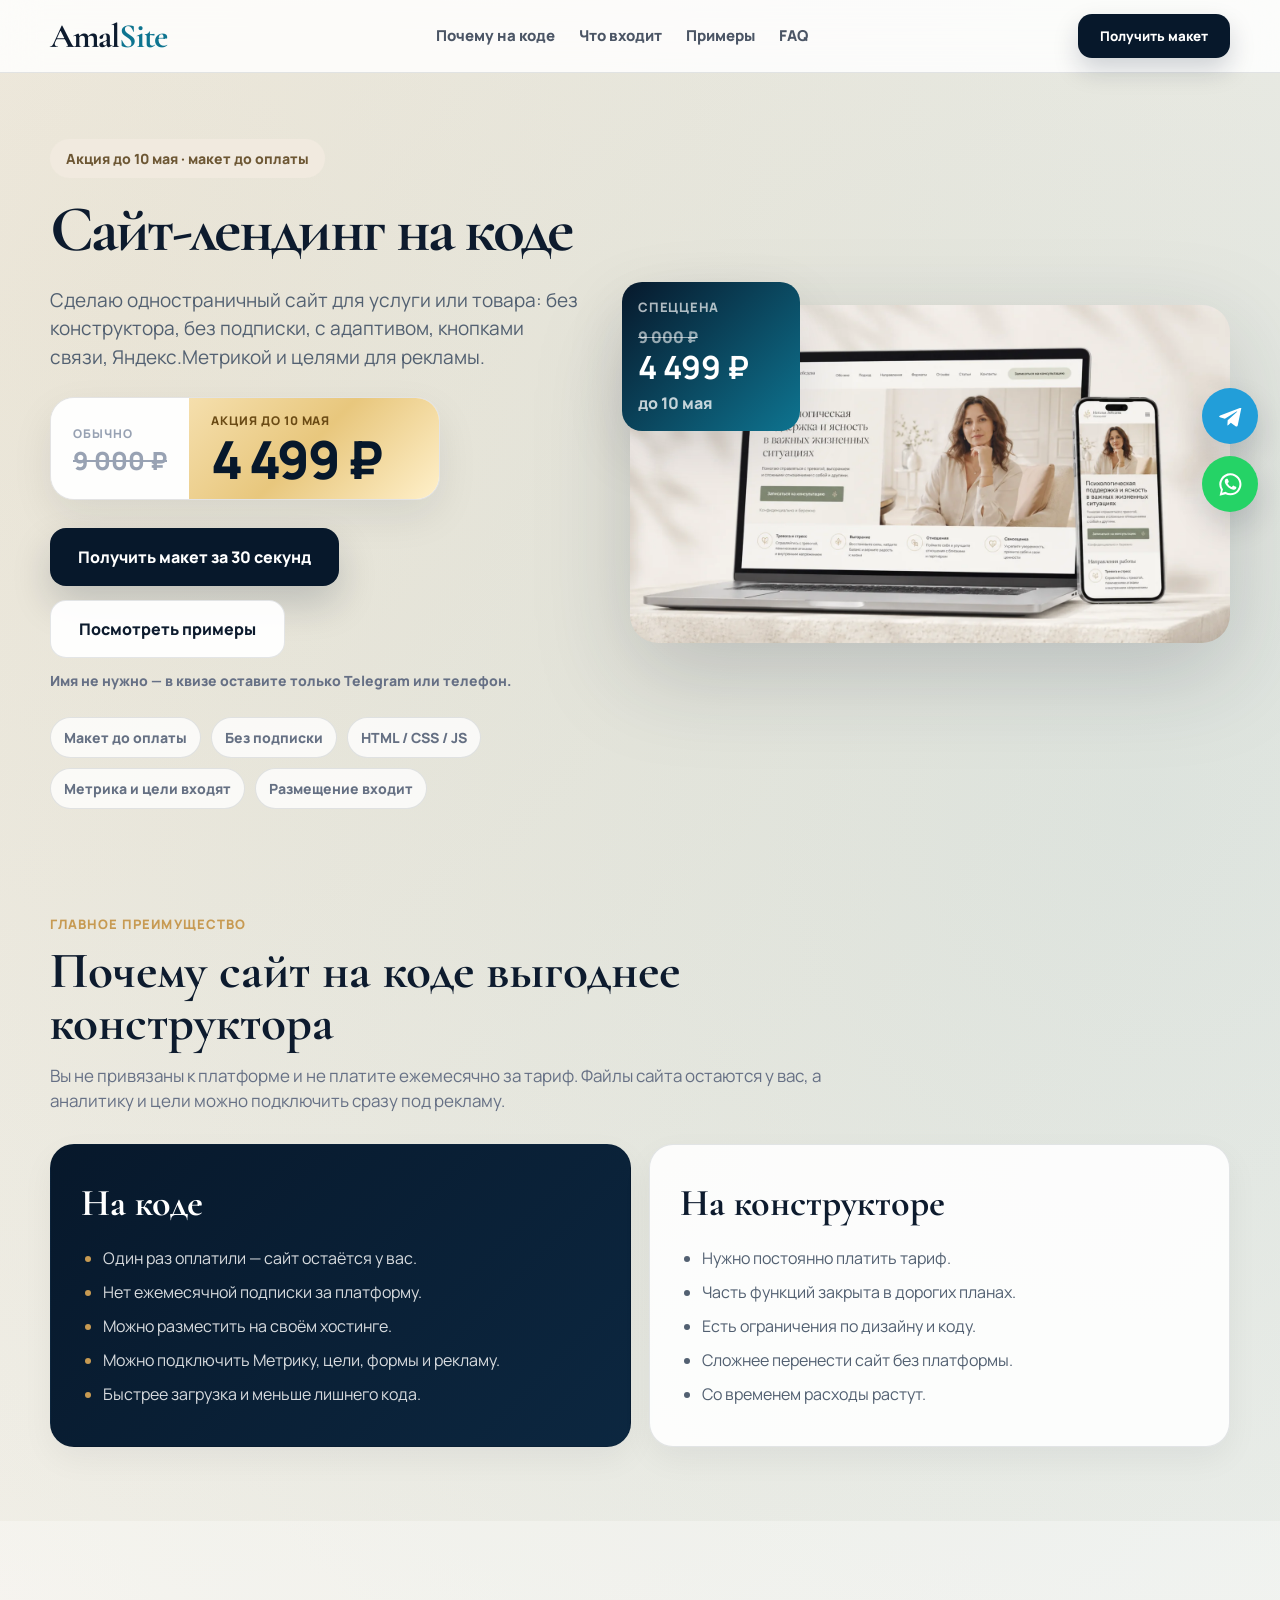
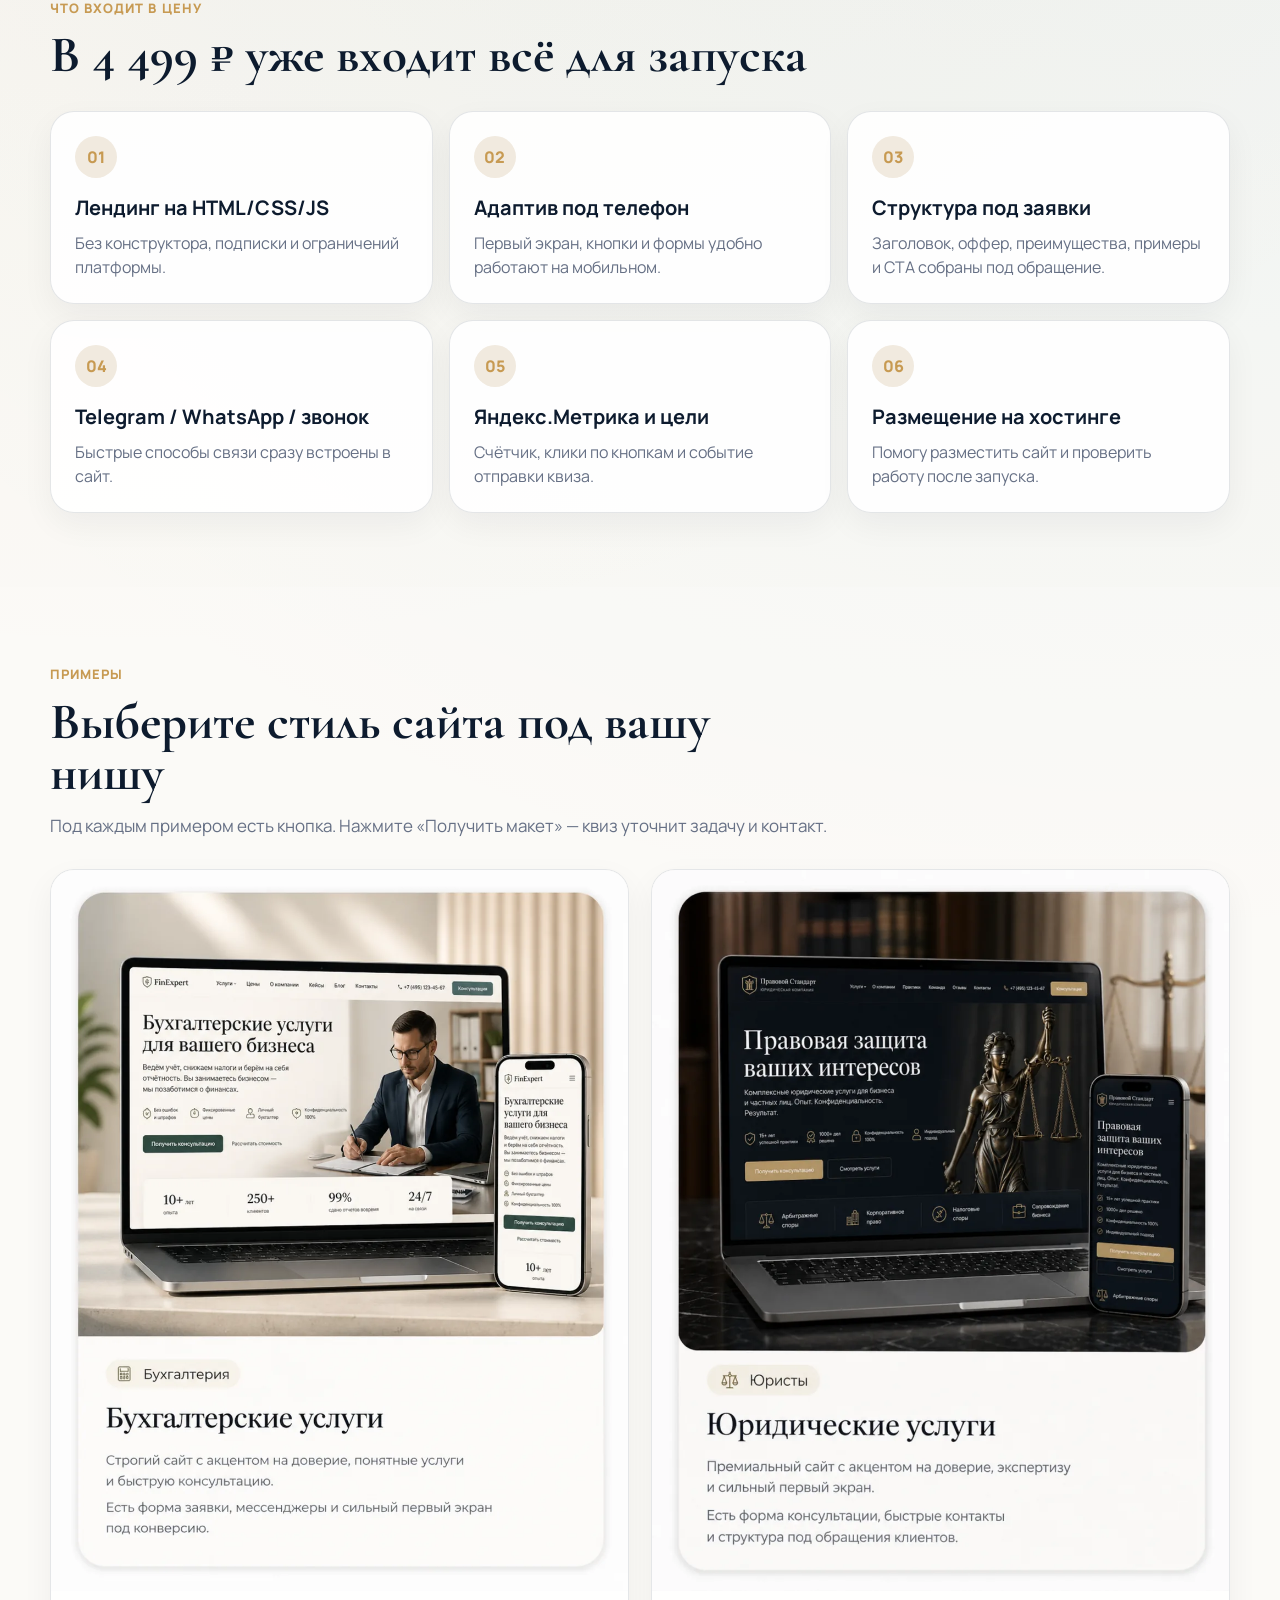
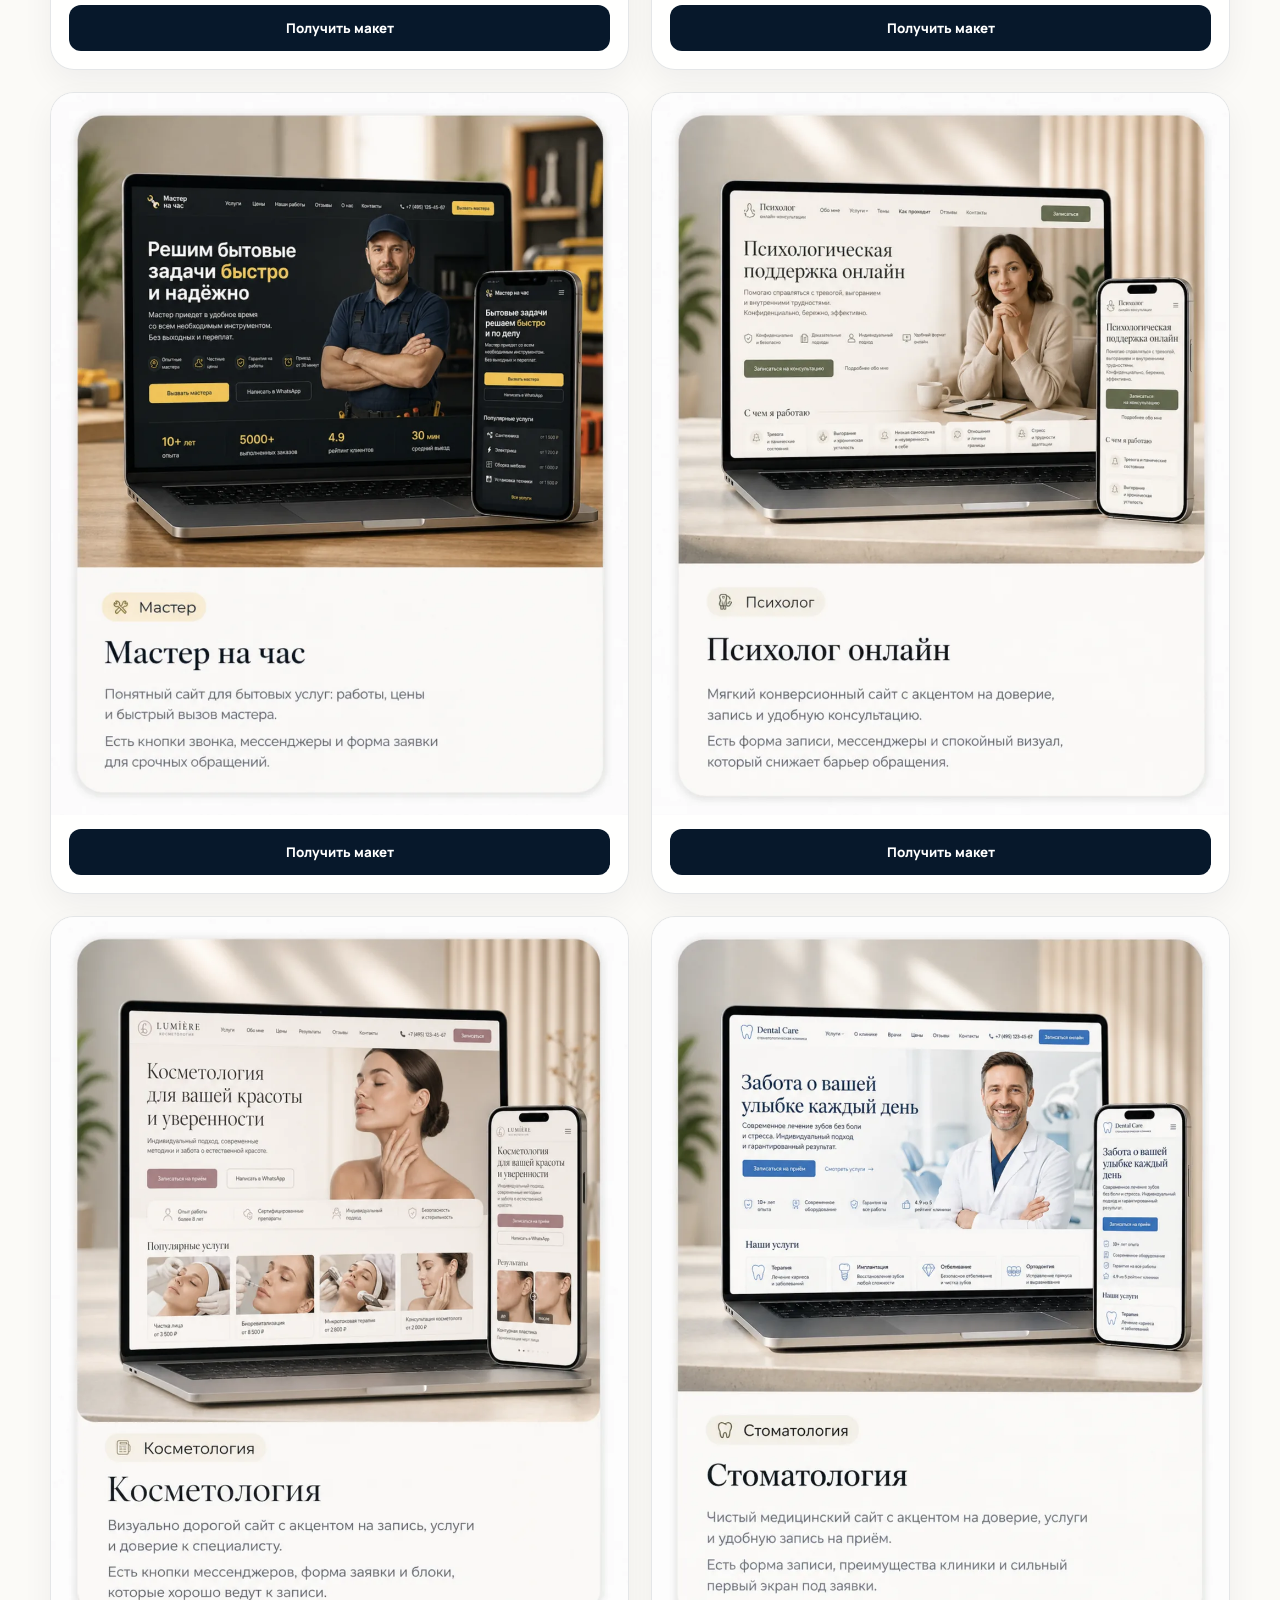
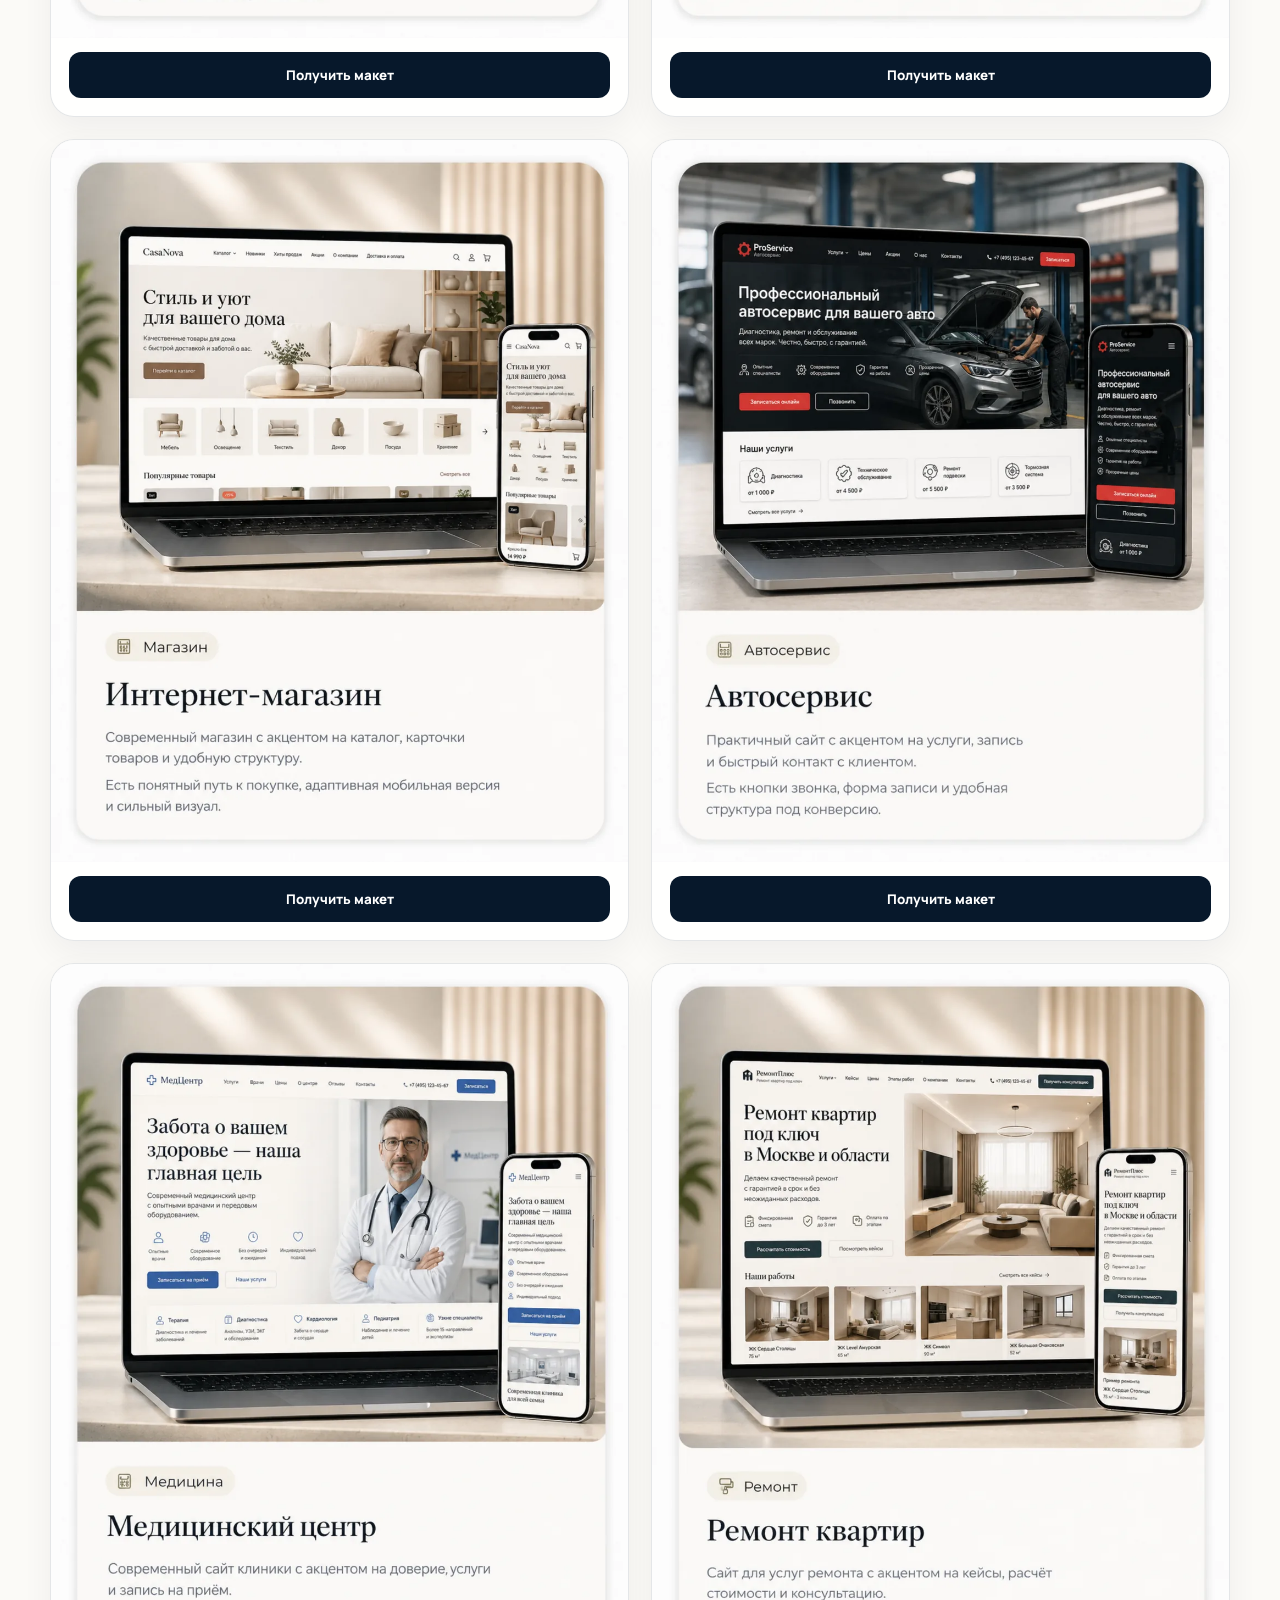
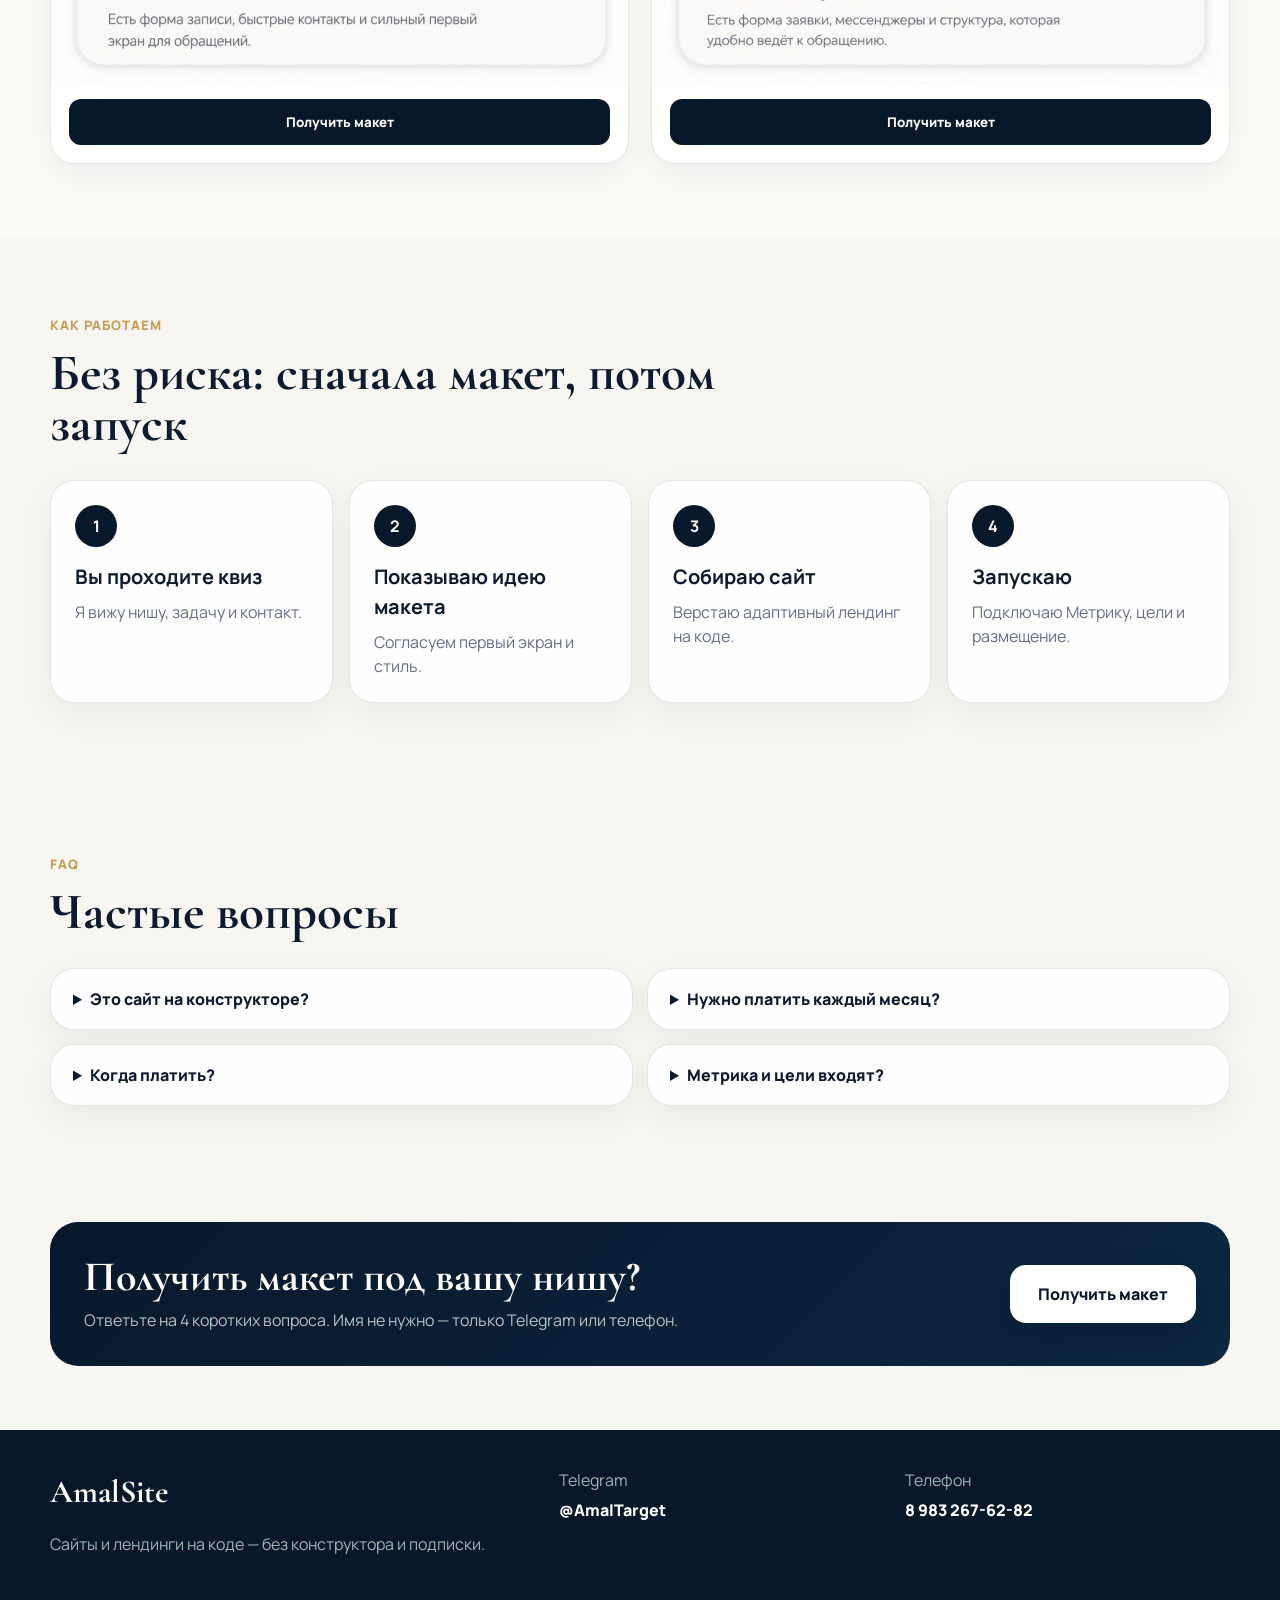
<file: index.html>
<!doctype html>
<html lang="ru">
<head>
  <!-- BotFAQtor -->
  <script type="text/javascript">window._ab_id_=171183;</script>
  <script src="https://cdn.botfaqtor.ru/one.js" async></script>
  <!-- /BotFAQtor -->

  <meta charset="UTF-8">
  <meta name="viewport" content="width=device-width, initial-scale=1.0">
  <title>AmalSite — сайт-лендинг на коде за 4 499 ₽ до 10 мая</title>
  <meta name="description" content="Сайт-лендинг на коде за 4 499 ₽ до 10 мая. Без конструктора и подписки. Макет до оплаты, адаптив, форма заявки, Яндекс.Метрика, цели и размещение на хостинге.">
  <link rel="icon" href="assets/favicon/favicon.ico" sizes="any">
  <link rel="icon" type="image/png" sizes="16x16" href="assets/favicon/favicon-16x16.png">
  <link rel="icon" type="image/png" sizes="32x32" href="assets/favicon/favicon-32x32.png">
  <link rel="icon" type="image/png" sizes="192x192" href="assets/favicon/favicon-192x192.png">
  <link rel="apple-touch-icon" sizes="180x180" href="assets/favicon/apple-touch-icon.png">
  <link rel="preload" href="assets/hero/hero-mockup.webp" as="image">

  <!-- Yandex.Metrika counter -->
  <script type="text/javascript">
      (function(m,e,t,r,i,k,a){
          m[i]=m[i]||function(){(m[i].a=m[i].a||[]).push(arguments)};
          m[i].l=1*new Date();
          for (var j = 0; j < document.scripts.length; j++) {if (document.scripts[j].src === r) { return; }}
          k=e.createElement(t),a=e.getElementsByTagName(t)[0],k.async=1,k.src=r,a.parentNode.insertBefore(k,a)
      })(window, document,'script','https://mc.yandex.ru/metrika/tag.js?id=108972241', 'ym');

      ym(108972241, 'init', {ssr:true, webvisor:true, clickmap:true, ecommerce:"dataLayer", referrer: document.referrer, url: location.href, accurateTrackBounce:true, trackLinks:true});
  </script>
  <!-- /Yandex.Metrika counter -->

  <link rel="preconnect" href="https://fonts.googleapis.com">
  <link rel="preconnect" href="https://fonts.gstatic.com" crossorigin>
  <link href="https://fonts.googleapis.com/css2?family=Manrope:wght@400;600;700;800&family=Cormorant+Garamond:wght@700&display=swap" rel="stylesheet">
  <link rel="stylesheet" href="style.css">
</head>
<body>
  <noscript><div><img src="https://mc.yandex.ru/watch/108972241" style="position:absolute; left:-9999px;" alt="" /></div></noscript>

  <header class="header">
    <div class="container header-inner">
      <a href="#top" class="logo">Amal<span>Site</span></a>
      <nav class="nav" aria-label="Основное меню">
        <a href="#code">Почему на коде</a>
        <a href="#included">Что входит</a>
        <a href="#portfolio">Примеры</a>
        <a href="#faq">FAQ</a>
      </nav>
      <button class="header-btn js-open-quiz" type="button" data-quiz-source="header">Получить макет</button>
    </div>
  </header>

  <main id="top">
    <section class="hero">
      <div class="container hero-grid">
        <div class="hero-copy">
          <div class="eyebrow">Акция до 10 мая · макет до оплаты</div>
          <h1>Сайт-лендинг на коде</h1>
          <p class="hero-text">Сделаю одностраничный сайт для услуги или товара: без конструктора, без подписки, с адаптивом, кнопками связи, Яндекс.Метрикой и целями для рекламы.</p>
          <div class="hero-offer" aria-label="Стоимость">
            <div class="hero-old-price">
              <span>обычно</span>
              <s>9 000 ₽</s>
            </div>
            <div class="hero-new-price">
              <span>акция до 10 мая</span>
              <strong>4 499 ₽</strong>
            </div>
          </div>
          <div class="hero-actions">
            <button class="btn primary js-open-quiz" type="button" data-quiz-source="hero">Получить макет за 30 секунд</button>
            <a class="btn secondary" href="#portfolio">Посмотреть примеры</a>
          </div>
          <p class="hero-microcopy">Имя не нужно — в квизе оставите только Telegram или телефон.</p>
          <div class="chips">
            <span>Макет до оплаты</span>
            <span>Без подписки</span>
            <span>HTML / CSS / JS</span>
            <span>Метрика и цели входят</span>
            <span>Размещение входит</span>
          </div>
        </div>

        <div class="hero-visual" aria-label="Пример сайта на ноутбуке и смартфоне">
          <div class="sale-card">
            <small>спеццена</small>
            <s>9 000 ₽</s>
            <strong>4 499 ₽</strong>
            <span>до 10 мая</span>
          </div>
          <img src="assets/hero/hero-mockup.webp" alt="Премиальный лендинг на ноутбуке и смартфоне" class="hero-device" fetchpriority="high">
        </div>
      </div>
    </section>

    <section id="code" class="section code-section">
      <div class="container">
        <div class="section-head">
          <span>Главное преимущество</span>
          <h2>Почему сайт на коде выгоднее конструктора</h2>
          <p>Вы не привязаны к платформе и не платите ежемесячно за тариф. Файлы сайта остаются у вас, а аналитику и цели можно подключить сразу под рекламу.</p>
        </div>
        <div class="compare-grid">
          <article class="compare-card dark-card">
            <h3>На коде</h3>
            <ul>
              <li>Один раз оплатили — сайт остаётся у вас.</li>
              <li>Нет ежемесячной подписки за платформу.</li>
              <li>Можно разместить на своём хостинге.</li>
              <li>Можно подключить Метрику, цели, формы и рекламу.</li>
              <li>Быстрее загрузка и меньше лишнего кода.</li>
            </ul>
          </article>
          <article class="compare-card light-card">
            <h3>На конструкторе</h3>
            <ul>
              <li>Нужно постоянно платить тариф.</li>
              <li>Часть функций закрыта в дорогих планах.</li>
              <li>Есть ограничения по дизайну и коду.</li>
              <li>Сложнее перенести сайт без платформы.</li>
              <li>Со временем расходы растут.</li>
            </ul>
          </article>
        </div>
      </div>
    </section>

    <section id="included" class="section included-section">
      <div class="container">
        <div class="section-head">
          <span>Что входит в цену</span>
          <h2>В 4 499 ₽ уже входит всё для запуска</h2>
        </div>
        <div class="included-grid">
          <article><b>01</b><h3>Лендинг на HTML/CSS/JS</h3><p>Без конструктора, подписки и ограничений платформы.</p></article>
          <article><b>02</b><h3>Адаптив под телефон</h3><p>Первый экран, кнопки и формы удобно работают на мобильном.</p></article>
          <article><b>03</b><h3>Структура под заявки</h3><p>Заголовок, оффер, преимущества, примеры и CTA собраны под обращение.</p></article>
          <article><b>04</b><h3>Telegram / WhatsApp / звонок</h3><p>Быстрые способы связи сразу встроены в сайт.</p></article>
          <article><b>05</b><h3>Яндекс.Метрика и цели</h3><p>Счётчик, клики по кнопкам и событие отправки квиза.</p></article>
          <article><b>06</b><h3>Размещение на хостинге</h3><p>Помогу разместить сайт и проверить работу после запуска.</p></article>
        </div>
      </div>
    </section>

    <section id="portfolio" class="section portfolio-section">
      <div class="container">
        <div class="section-head">
          <span>Примеры</span>
          <h2>Выберите стиль сайта под вашу нишу</h2>
          <p>Под каждым примером есть кнопка. Нажмите «Получить макет» — квиз уточнит задачу и контакт.</p>
        </div>
        <div class="portfolio-grid">
          <article class="portfolio-card"><img src="assets/portfolio/portfolio-01-accounting.webp" width="1050" height="1313" decoding="async" alt="Сайт для бухгалтерии" loading="lazy"><div class="portfolio-content portfolio-content--single"><button class="mini-btn js-open-quiz" type="button" data-quiz-source="portfolio_accounting">Получить макет</button></div></article>
          <article class="portfolio-card"><img src="assets/portfolio/portfolio-02-law.webp" width="1050" height="1313" decoding="async" alt="Сайт для юриста" loading="lazy"><div class="portfolio-content portfolio-content--single"><button class="mini-btn js-open-quiz" type="button" data-quiz-source="portfolio_law">Получить макет</button></div></article>
          <article class="portfolio-card"><img src="assets/portfolio/portfolio-03-handyman.webp" width="1050" height="1313" decoding="async" alt="Сайт мастер на час" loading="lazy"><div class="portfolio-content portfolio-content--single"><button class="mini-btn js-open-quiz" type="button" data-quiz-source="portfolio_handyman">Получить макет</button></div></article>
          <article class="portfolio-card"><img src="assets/portfolio/portfolio-04-psychologist.webp" width="1050" height="1313" decoding="async" alt="Сайт психолога" loading="lazy"><div class="portfolio-content portfolio-content--single"><button class="mini-btn js-open-quiz" type="button" data-quiz-source="portfolio_psychologist">Получить макет</button></div></article>
          <article class="portfolio-card"><img src="assets/portfolio/portfolio-05-cosmetology.webp" width="1050" height="1313" decoding="async" alt="Сайт косметологии" loading="lazy"><div class="portfolio-content portfolio-content--single"><button class="mini-btn js-open-quiz" type="button" data-quiz-source="portfolio_cosmetology">Получить макет</button></div></article>
          <article class="portfolio-card"><img src="assets/portfolio/portfolio-06-dental.webp" width="1050" height="1313" decoding="async" alt="Сайт стоматологии" loading="lazy"><div class="portfolio-content portfolio-content--single"><button class="mini-btn js-open-quiz" type="button" data-quiz-source="portfolio_dental">Получить макет</button></div></article>
          <article class="portfolio-card"><img src="assets/portfolio/portfolio-07-ecommerce.webp" width="1050" height="1313" decoding="async" alt="Сайт для товаров" loading="lazy"><div class="portfolio-content portfolio-content--single"><button class="mini-btn js-open-quiz" type="button" data-quiz-source="portfolio_ecommerce">Получить макет</button></div></article>
          <article class="portfolio-card"><img src="assets/portfolio/portfolio-08-autoservice.webp" width="1050" height="1313" decoding="async" alt="Сайт автосервиса" loading="lazy"><div class="portfolio-content portfolio-content--single"><button class="mini-btn js-open-quiz" type="button" data-quiz-source="portfolio_auto">Получить макет</button></div></article>
          <article class="portfolio-card"><img src="assets/portfolio/portfolio-09-medical.webp" width="1050" height="1313" decoding="async" alt="Сайт медицинского центра" loading="lazy"><div class="portfolio-content portfolio-content--single"><button class="mini-btn js-open-quiz" type="button" data-quiz-source="portfolio_medical">Получить макет</button></div></article>
          <article class="portfolio-card"><img src="assets/portfolio/portfolio-10-renovation.webp" width="1050" height="1313" decoding="async" alt="Сайт ремонта квартир" loading="lazy"><div class="portfolio-content portfolio-content--single"><button class="mini-btn js-open-quiz" type="button" data-quiz-source="portfolio_renovation">Получить макет</button></div></article>
        </div>
      </div>
    </section>

    <section class="section process-section">
      <div class="container">
        <div class="section-head">
          <span>Как работаем</span>
          <h2>Без риска: сначала макет, потом запуск</h2>
        </div>
        <div class="steps">
          <article><b>1</b><h3>Вы проходите квиз</h3><p>Я вижу нишу, задачу и контакт.</p></article>
          <article><b>2</b><h3>Показываю идею макета</h3><p>Согласуем первый экран и стиль.</p></article>
          <article><b>3</b><h3>Собираю сайт</h3><p>Верстаю адаптивный лендинг на коде.</p></article>
          <article><b>4</b><h3>Запускаю</h3><p>Подключаю Метрику, цели и размещение.</p></article>
        </div>
      </div>
    </section>

    <section id="faq" class="section faq-section">
      <div class="container">
        <div class="section-head">
          <span>FAQ</span>
          <h2>Частые вопросы</h2>
        </div>
        <div class="faq-list">
          <details><summary>Это сайт на конструкторе?</summary><p>Нет. Сайт делается на HTML, CSS и JavaScript.</p></details>
          <details><summary>Нужно платить каждый месяц?</summary><p>За конструктор — нет. Нужны только домен и хостинг, если они платные.</p></details>
          <details><summary>Когда платить?</summary><p>Сначала показываю идею макета. После согласования — запускаем работу.</p></details>
          <details><summary>Метрика и цели входят?</summary><p>Да. Счётчик Метрики и базовые цели для рекламы входят.</p></details>
        </div>
      </div>
    </section>

    <section id="contacts" class="final-cta">
      <div class="container final-inner">
        <div>
          <h2>Получить макет под вашу нишу?</h2>
          <p>Ответьте на 4 коротких вопроса. Имя не нужно — только Telegram или телефон.</p>
        </div>
        <button class="btn white-btn js-open-quiz" type="button" data-quiz-source="final">Получить макет</button>
      </div>
    </section>
  </main>

  <div class="float-contacts" aria-label="Быстрая связь">
    <a class="tg" href="https://t.me/AmalTarget" target="_blank" rel="noopener" aria-label="Telegram" data-ym-goals="click_telegram">
      <svg viewBox="0 0 24 24" aria-hidden="true"><path d="M21.7 4.3 18.4 20c-.2 1-.8 1.2-1.6.8l-4.5-3.3-2.2 2.1c-.2.2-.4.4-.9.4l.3-4.6 8.4-7.6c.4-.3-.1-.5-.6-.2L7 14.1 2.6 12.7c-1-.3-1-1 .2-1.5L20.3 4.5c.8-.3 1.5.2 1.4-.2Z"/></svg>
    </a>
    <a class="wa" href="https://wa.me/79832676282" target="_blank" rel="noopener" aria-label="WhatsApp" data-ym-goals="click_whatsapp">
      <svg viewBox="0 0 24 24" aria-hidden="true"><path d="M12 2a9.8 9.8 0 0 0-8.5 14.8L2.3 22l5.3-1.4A9.8 9.8 0 1 0 12 2Zm0 17.8c-1.5 0-2.9-.4-4.1-1.1l-.3-.2-3.1.8.8-3-.2-.3A8 8 0 1 1 12 19.8Zm4.4-6c-.2-.1-1.4-.7-1.6-.8s-.4-.1-.6.1-.7.8-.8 1-.3.2-.5.1a6.6 6.6 0 0 1-3.3-2.9c-.2-.3 0-.4.1-.6l.4-.5c.1-.2.2-.3.3-.5s0-.4 0-.5-.6-1.4-.8-1.9c-.2-.5-.4-.4-.6-.4h-.5c-.2 0-.5.1-.7.3-.2.2-.9.9-.9 2.2s.9 2.5 1 2.7c.1.2 1.8 2.8 4.4 3.9.6.3 1.1.4 1.5.5.6.2 1.2.2 1.6.1.5-.1 1.4-.6 1.6-1.1.2-.6.2-1 .2-1.1 0-.2-.2-.3-.4-.4Z"/></svg>
    </a>
  </div>

  <div class="quiz-modal" id="quizModal" hidden>
    <div class="quiz-backdrop" data-quiz-close></div>
    <div class="quiz-dialog" role="dialog" aria-modal="true" aria-labelledby="quizTitle">
      <button class="quiz-close" type="button" aria-label="Закрыть квиз" data-quiz-close>×</button>
      <div class="quiz-progress" aria-hidden="true"><span id="quizProgressBar"></span></div>
      <div id="quizBody"></div>
    </div>
  </div>

  <footer class="footer">
    <div class="container footer-inner">
      <div><strong>AmalSite</strong><p>Сайты и лендинги на коде — без конструктора и подписки.</p></div>
      <div><span>Telegram</span><a href="https://t.me/AmalTarget" target="_blank" rel="noopener" data-ym-goals="click_telegram">@AmalTarget</a></div>
      <div><span>Телефон</span><a href="tel:+79832676282" data-ym-goals="click_phone">8 983 267-62-82</a></div>
    </div>
  </footer>

  <script src="script.js"></script>
</body>
</html>
</file>
<file: style.css>
:root {
  --bg: #f8f6f1;
  --card: #ffffff;
  --text: #0d1b2e;
  --muted: #667085;
  --line: rgba(13, 27, 46, .11);
  --teal: #0e7490;
  --dark: #07182b;
  --gold: #c79a52;
  --soft: #f1eadf;
  --green: #0d8a63;
  --shadow: 0 22px 60px rgba(15, 23, 42, .10);
}

* { box-sizing: border-box; }
html { scroll-behavior: smooth; }
body {
  margin: 0;
  font-family: Manrope, Arial, sans-serif;
  color: var(--text);
  background:
    radial-gradient(circle at 10% 4%, rgba(199,154,82,.15), transparent 25%),
    radial-gradient(circle at 90% 10%, rgba(14,116,144,.11), transparent 24%),
    var(--bg);
  line-height: 1.5;
}
body.quiz-open { overflow: hidden; }
img { max-width: 100%; display: block; }
a { color: inherit; text-decoration: none; }
button { font-family: inherit; }
.container { width: min(1180px, calc(100% - 40px)); margin: 0 auto; }

.header {
  position: sticky;
  top: 0;
  z-index: 50;
  background: rgba(255,255,255,.84);
  backdrop-filter: blur(18px);
  border-bottom: 1px solid var(--line);
}
.header-inner {
  height: 72px;
  display: flex;
  align-items: center;
  justify-content: space-between;
  gap: 22px;
}
.logo {
  font-family: "Cormorant Garamond", serif;
  font-size: 34px;
  font-weight: 700;
  letter-spacing: -.03em;
}
.logo span { color: var(--teal); }
.nav { display: flex; gap: 24px; color: #4b5565; font-size: 15px; font-weight: 800; }
.nav a:hover { color: var(--text); }
.header-btn, .btn, .mini-btn {
  border: 0;
  cursor: pointer;
  transition: transform .2s ease, box-shadow .2s ease, background .2s ease;
}
.header-btn {
  background: var(--dark);
  color: #fff;
  padding: 13px 22px;
  border-radius: 14px;
  font-weight: 900;
  box-shadow: 0 12px 26px rgba(7,24,43,.18);
}
.header-btn:hover, .btn:hover, .mini-btn:hover { transform: translateY(-2px); }

.hero { padding: 66px 0 40px; }
.hero-grid {
  display: grid;
  grid-template-columns: .94fr 1.06fr;
  gap: 48px;
  align-items: center;
}
.eyebrow {
  display: inline-flex;
  align-items: center;
  padding: 9px 16px;
  border-radius: 999px;
  background: var(--soft);
  color: #6d5734;
  font-weight: 900;
  font-size: 14px;
  margin-bottom: 20px;
}
.hero h1 {
  margin: 0;
  max-width: 650px;
  font-family: "Cormorant Garamond", serif;
  font-size: clamp(49px, 5.2vw, 78px);
  line-height: .98;
  letter-spacing: -.045em;
  font-weight: 700;
}
.hero-price-badge {
  display: inline-flex;
  align-items: center;
  gap: 10px;
  margin-top: .18em;
  color: #8a6324;
  background: linear-gradient(135deg, #f7e3b5 0%, #efd49a 45%, #f9e9c7 100%);
  border-radius: 28px;
  padding: .14em .30em .18em;
  box-shadow: inset 0 1px 0 rgba(255,255,255,.55), 0 14px 30px rgba(199,154,82,.18);
  font-family: Manrope, Arial, sans-serif;
  font-size: .64em;
  font-weight: 800;
  letter-spacing: -.03em;
  line-height: 1;
}
.hero-price-badge strong {
  color: #6b4b15;
  font-weight: 900;
  font-size: 1.22em;
  line-height: 1;
}
.hero-text {
  max-width: 640px;
  margin: 24px 0 0;
  color: #526071;
  font-size: 19px;
}
.price-line {
  display: flex;
  flex-wrap: wrap;
  align-items: center;
  gap: 12px;
  margin-top: 24px;
}
.price-line s {
  color: #9aa4b2;
  font-size: 24px;
  font-weight: 900;
}
.price-line strong {
  color: var(--dark);
  font-size: 44px;
  line-height: 1;
  font-weight: 900;
}
.price-line b {
  padding: 9px 13px;
  border-radius: 999px;
  background: #fff4df;
  color: #7a551e;
  font-weight: 900;
}
.hero-actions { display: flex; flex-wrap: wrap; gap: 14px; margin-top: 28px; }
.btn {
  display: inline-flex;
  min-height: 58px;
  justify-content: center;
  align-items: center;
  padding: 0 28px;
  border-radius: 16px;
  font-weight: 900;
  font-size: 16px;
}
.btn.primary { background: var(--dark); color: #fff; box-shadow: 0 18px 38px rgba(7,24,43,.18); }
.btn.secondary { background: rgba(255,255,255,.94); color: var(--text); border: 1px solid var(--line); }
.white-btn { background: #fff; color: var(--dark); box-shadow: 0 16px 34px rgba(0,0,0,.15); }
.chips { display: flex; flex-wrap: wrap; gap: 10px; margin-top: 26px; }
.chips span {
  padding: 9px 13px;
  border-radius: 999px;
  border: 1px solid var(--line);
  background: rgba(255,255,255,.78);
  color: #657083;
  font-size: 14px;
  font-weight: 800;
}
.hero-visual { position: relative; min-height: 420px; display: flex; align-items: center; justify-content: center; }
.hero-device {
  position: relative;
  z-index: 2;
  border-radius: 28px;
  filter: drop-shadow(0 30px 46px rgba(15,23,42,.18));
}
.sale-card {
  position: absolute;
  left: 2%;
  top: 7%;
  z-index: 5;
  width: 196px;
  padding: 18px;
  border-radius: 22px;
  color: #fff;
  background: linear-gradient(135deg, #07182b, #0e7490);
  box-shadow: var(--shadow);
}
.sale-card small { display: block; color: rgba(255,255,255,.68); font-weight: 900; font-size: 13px; text-transform: uppercase; letter-spacing: .06em; }
.sale-card s { display: block; margin-top: 8px; color: rgba(255,255,255,.58); font-weight: 900; }
.sale-card strong { display: block; margin-top: 2px; font-size: 32px; line-height: 1; }
.sale-card span { display: block; margin-top: 8px; color: rgba(255,255,255,.76); font-weight: 800; }

.section { padding: 74px 0; }
.section-head { max-width: 780px; margin-bottom: 30px; }
.section-head span {
  display: inline-flex;
  margin-bottom: 12px;
  color: var(--gold);
  font-weight: 900;
  letter-spacing: .08em;
  text-transform: uppercase;
  font-size: 13px;
}
.section-head h2 {
  margin: 0;
  font-family: "Cormorant Garamond", serif;
  font-size: clamp(38px, 4vw, 56px);
  line-height: 1;
}
.section-head p { margin: 14px 0 0; color: var(--muted); font-size: 17px; }

.code-section { padding-top: 62px; }
.compare-grid { display: grid; grid-template-columns: 1fr 1fr; gap: 18px; }
.compare-card, .included-grid article, .portfolio-card, .steps article, .faq-list details {
  background: rgba(255,255,255,.88);
  border: 1px solid var(--line);
  border-radius: 24px;
  box-shadow: 0 12px 32px rgba(15,23,42,.05);
}
.compare-card { padding: 30px; }
.compare-card h3 {
  margin: 0 0 14px;
  font-family: "Cormorant Garamond", serif;
  font-size: 38px;
}
.compare-card ul { margin: 0; padding-left: 22px; color: #526071; }
.compare-card li { margin: 10px 0; }
.dark-card { background: linear-gradient(135deg, #07182b, #0c2740); color: #fff; }
.dark-card ul { color: rgba(255,255,255,.84); }
.dark-card li::marker { color: var(--gold); }

.included-section { background: rgba(255,255,255,.30); }
.included-grid { display: grid; grid-template-columns: repeat(3, 1fr); gap: 16px; }
.included-grid article { padding: 24px; }
.included-grid b {
  display: inline-flex;
  width: 42px;
  height: 42px;
  justify-content: center;
  align-items: center;
  border-radius: 999px;
  background: var(--soft);
  color: var(--gold);
  font-weight: 900;
  margin-bottom: 15px;
}
.included-grid h3, .steps h3 { margin: 0 0 8px; font-size: 20px; }
.included-grid p, .steps p { margin: 0; color: var(--muted); }

.portfolio-section { background: rgba(255,255,255,.40); }
.portfolio-grid { display: grid; grid-template-columns: repeat(2, 1fr); gap: 22px; }
.portfolio-card { overflow: hidden; transition: .22s ease; }
.portfolio-card:hover { transform: translateY(-4px); box-shadow: 0 24px 56px rgba(15,23,42,.11); }
.portfolio-card img { width: 100%; height: auto; background: #f4f2ee; }
.portfolio-content {
  display: flex;
  align-items: center;
  justify-content: space-between;
  gap: 16px;
  padding: 18px;
}
.portfolio-content h3 { margin: 0; font-size: 20px; }
.portfolio-content p { margin: 4px 0 0; color: var(--muted); font-size: 14px; }
.mini-btn {
  min-height: 46px;
  padding: 0 16px;
  border-radius: 12px;
  background: var(--dark);
  color: #fff;
  font-weight: 900;
  white-space: nowrap;
}

.steps { display: grid; grid-template-columns: repeat(4, 1fr); gap: 16px; }
.steps article { padding: 24px; }
.steps b {
  display: inline-flex;
  width: 42px;
  height: 42px;
  justify-content: center;
  align-items: center;
  border-radius: 999px;
  background: var(--dark);
  color: #fff;
  margin-bottom: 15px;
}
.faq-list { display: grid; grid-template-columns: 1fr 1fr; gap: 14px; }
.faq-list details { padding: 18px 22px; }
.faq-list summary { cursor: pointer; font-weight: 900; }
.faq-list p { margin: 12px 0 0; color: var(--muted); }

.final-cta { padding: 42px 0 64px; }
.final-inner {
  display: flex;
  justify-content: space-between;
  align-items: center;
  gap: 28px;
  padding: 34px;
  border-radius: 28px;
  background: linear-gradient(135deg, #07182b, #0c2740);
  color: white;
}
.final-inner h2 {
  margin: 0;
  font-family: "Cormorant Garamond", serif;
  font-size: 42px;
  line-height: 1;
}
.final-inner p { margin: 10px 0 0; color: rgba(255,255,255,.72); }

.float-contacts {
  position: fixed;
  right: 22px;
  top: 50%;
  transform: translateY(-50%);
  z-index: 80;
  display: grid;
  gap: 12px;
}
.float-contacts a {
  width: 56px;
  height: 56px;
  border-radius: 50%;
  display: grid;
  place-items: center;
  box-shadow: 0 14px 30px rgba(15,23,42,.16);
}
.float-contacts svg { width: 27px; height: 27px; fill: white; }
.float-contacts .tg { background: #229ed9; }
.float-contacts .wa { background: #25d366; }
.footer { background: #07182b; color: white; padding: 38px 0; }
.footer-inner { display: grid; grid-template-columns: 1.5fr repeat(2, 1fr); gap: 22px; }
.footer strong { font-family: "Cormorant Garamond", serif; font-size: 32px; }
.footer p, .footer span { color: rgba(255,255,255,.65); }
.footer a { display: block; margin-top: 6px; font-weight: 900; }

.quiz-modal[hidden] { display: none; }
.quiz-modal { position: fixed; inset: 0; z-index: 200; display: grid; place-items: center; padding: 18px; }
.quiz-backdrop { position: absolute; inset: 0; background: rgba(7,24,43,.62); backdrop-filter: blur(8px); }
.quiz-dialog {
  position: relative;
  z-index: 2;
  width: min(680px, 100%);
  max-height: calc(100vh - 36px);
  overflow: auto;
  padding: 28px;
  border-radius: 30px;
  background: #fff;
  box-shadow: 0 28px 90px rgba(0,0,0,.30);
}
.quiz-close {
  position: absolute;
  right: 18px;
  top: 16px;
  width: 38px;
  height: 38px;
  border: 0;
  border-radius: 50%;
  background: #f2f4f7;
  color: #475467;
  cursor: pointer;
  font-size: 28px;
  line-height: 1;
}
.quiz-progress {
  height: 8px;
  overflow: hidden;
  border-radius: 999px;
  background: #eef2f6;
  margin: 4px 48px 24px 0;
}
.quiz-progress span {
  display: block;
  height: 100%;
  width: 0;
  border-radius: inherit;
  background: linear-gradient(90deg, var(--teal), var(--gold));
  transition: width .25s ease;
}
.quiz-kicker { margin: 0 0 8px; color: var(--gold); font-size: 13px; font-weight: 900; text-transform: uppercase; letter-spacing: .08em; }
.quiz-title {
  margin: 0;
  max-width: 560px;
  font-family: "Cormorant Garamond", serif;
  font-size: clamp(34px, 6vw, 48px);
  line-height: 1;
}
.quiz-hint { margin: 12px 0 0; color: var(--muted); }
.quiz-options { display: grid; gap: 12px; margin-top: 24px; }
.quiz-option {
  display: flex;
  justify-content: space-between;
  gap: 14px;
  width: 100%;
  padding: 17px 18px;
  border-radius: 16px;
  border: 1px solid var(--line);
  background: #fff;
  color: var(--text);
  text-align: left;
  cursor: pointer;
  font-size: 16px;
  font-weight: 900;
  transition: background .18s ease, border-color .18s ease, transform .18s ease;
}
.quiz-option:hover, .quiz-option.active {
  background: #f6fbfc;
  border-color: rgba(14,116,144,.36);
  transform: translateY(-1px);
}
.quiz-option span { color: var(--muted); font-weight: 700; font-size: 14px; }
.quiz-back-row { display: flex; justify-content: space-between; align-items: center; gap: 10px; margin-top: 18px; }
.quiz-back-btn { border: 0; background: transparent; color: var(--muted); font-weight: 900; cursor: pointer; }
.quiz-count { color: var(--muted); font-size: 14px; font-weight: 800; }
.quiz-contact-box {
  margin-top: 22px;
  padding: 20px;
  border-radius: 22px;
  background: #f8fafc;
  border: 1px solid var(--line);
}
.quiz-contact-box label { display: block; margin-bottom: 9px; font-weight: 900; }
.quiz-contact-box input {
  width: 100%;
  height: 58px;
  padding: 0 16px;
  border: 1px solid rgba(13,27,46,.18);
  border-radius: 16px;
  font-size: 17px;
  outline: none;
}
.quiz-contact-box input:focus { border-color: var(--teal); box-shadow: 0 0 0 4px rgba(14,116,144,.10); }
.quiz-submit {
  width: 100%;
  min-height: 58px;
  margin-top: 14px;
  border: 0;
  border-radius: 16px;
  background: var(--dark);
  color: #fff;
  cursor: pointer;
  font-weight: 900;
  font-size: 16px;
}
.quiz-legal { margin: 10px 0 0; color: #798397; font-size: 12px; }
.quiz-success { padding: 10px 0 4px; }
.quiz-success h3 { margin: 0; font-family: "Cormorant Garamond", serif; font-size: 44px; line-height: 1; }
.quiz-success p { color: var(--muted); }
.quiz-result-card, .quiz-copy-box {
  margin-top: 18px;
  padding: 18px;
  border-radius: 18px;
  background: #f8fafc;
  border: 1px solid var(--line);
}
.quiz-result-card p { margin: 8px 0; color: #445164; }
.quiz-copy-box textarea {
  width: 100%;
  min-height: 130px;
  resize: vertical;
  border: 1px solid rgba(13,27,46,.15);
  border-radius: 14px;
  padding: 12px;
  font: inherit;
  color: #344054;
  background: #fff;
}
.quiz-actions { display: flex; flex-wrap: wrap; gap: 12px; margin-top: 20px; }
.quiz-actions a, .quiz-actions button { flex: 1 1 210px; }
.copy-btn { background: var(--teal); color: #fff; }

@media (max-width: 980px) {
  .hero-grid, .compare-grid { grid-template-columns: 1fr; }
  .included-grid, .steps { grid-template-columns: repeat(2, 1fr); }
  .hero-visual { min-height: auto; }
  .sale-card { left: 0; top: 0; }
}

@media (max-width: 760px) {
  .container { width: min(100% - 28px, 1180px); }
  .header-inner { height: 66px; }
  .logo { font-size: 29px; }
  .nav, .header-btn { display: none; }
  .hero { padding: 38px 0 22px; }
  .hero h1 { font-size: 42px; }
  .hero-text { font-size: 16px; }
  .hero-actions .btn { width: 100%; }
  .price-line strong { font-size: 36px; }
  .sale-card { width: 156px; padding: 14px; }
  .sale-card strong { font-size: 25px; }
  .section { padding: 54px 0; }
  .section-head h2 { font-size: 38px; }
  .included-grid, .portfolio-grid, .steps, .faq-list, .footer-inner { grid-template-columns: 1fr; }
  .portfolio-content { align-items: stretch; flex-direction: column; }
  .mini-btn { width: 100%; }
  .final-inner { flex-direction: column; align-items: flex-start; padding: 26px; }
  .final-inner h2 { font-size: 34px; }
  .final-inner .btn { width: 100%; }
  .float-contacts { top: auto; right: 14px; bottom: 16px; transform: none; }
  .float-contacts a { width: 52px; height: 52px; }
  .quiz-dialog { padding: 22px; border-radius: 24px; }
  .quiz-title { font-size: 34px; }
}

.portfolio-content--single {
  justify-content: center;
  padding-top: 14px;
}
.portfolio-content--single .mini-btn {
  width: 100%;
}

/* Final hero polish */
.hero-copy { position: relative; }
.hero h1 {
  max-width: 620px;
  font-family: "Cormorant Garamond", serif;
  font-size: clamp(50px, 5.1vw, 76px);
  line-height: .98;
  letter-spacing: -.04em;
}

.hero-offer {
  display: inline-flex;
  align-items: stretch;
  gap: 0;
  margin-top: 26px;
  overflow: hidden;
  border-radius: 24px;
  background: rgba(255,255,255,.84);
  border: 1px solid rgba(13,27,46,.10);
  box-shadow: 0 16px 42px rgba(15,23,42,.08);
}

.hero-old-price,
.hero-new-price {
  display: grid;
  align-content: center;
  min-height: 86px;
  padding: 14px 22px;
}

.hero-old-price {
  min-width: 136px;
  background: rgba(255,255,255,.72);
}

.hero-old-price span,
.hero-new-price span {
  display: block;
  margin-bottom: 5px;
  font-size: 12px;
  font-weight: 900;
  letter-spacing: .08em;
  text-transform: uppercase;
}

.hero-old-price span { color: #98a2b3; }
.hero-old-price s {
  color: #98a2b3;
  font-family: Manrope, Arial, sans-serif;
  font-size: 25px;
  font-weight: 900;
  line-height: 1;
}

.hero-new-price {
  min-width: 250px;
  background: linear-gradient(135deg, #f5dfad 0%, #e8c77d 48%, #fff0ca 100%);
}

.hero-new-price span { color: #6b4b15; }
.hero-new-price strong {
  display: block;
  color: #07182b;
  font-family: Manrope, Arial, sans-serif;
  font-size: clamp(42px, 4.1vw, 58px);
  font-weight: 900;
  letter-spacing: -.045em;
  line-height: .94;
}

.hero-microcopy {
  margin: 12px 0 0;
  color: #667085;
  font-size: 14px;
  font-weight: 800;
}

.hero-device {
  width: 100%;
  max-width: 720px;
}

.sale-card {
  left: -8px;
  top: 18px;
  width: 178px;
  padding: 16px;
  border-radius: 20px;
}

.portfolio-card img {
  aspect-ratio: auto;
  object-fit: contain;
}

@media (max-width: 760px) {
  .hero h1 {
    font-size: 44px;
    line-height: 1;
  }

  .hero-offer {
    display: grid;
    width: 100%;
    border-radius: 22px;
  }

  .hero-old-price,
  .hero-new-price {
    min-width: 0;
    width: 100%;
  }

  .hero-new-price strong {
    font-size: 48px;
  }

  .hero-microcopy {
    text-align: center;
  }

  .sale-card {
    left: 8px;
    top: 8px;
    width: 150px;
  }
}
</file>
